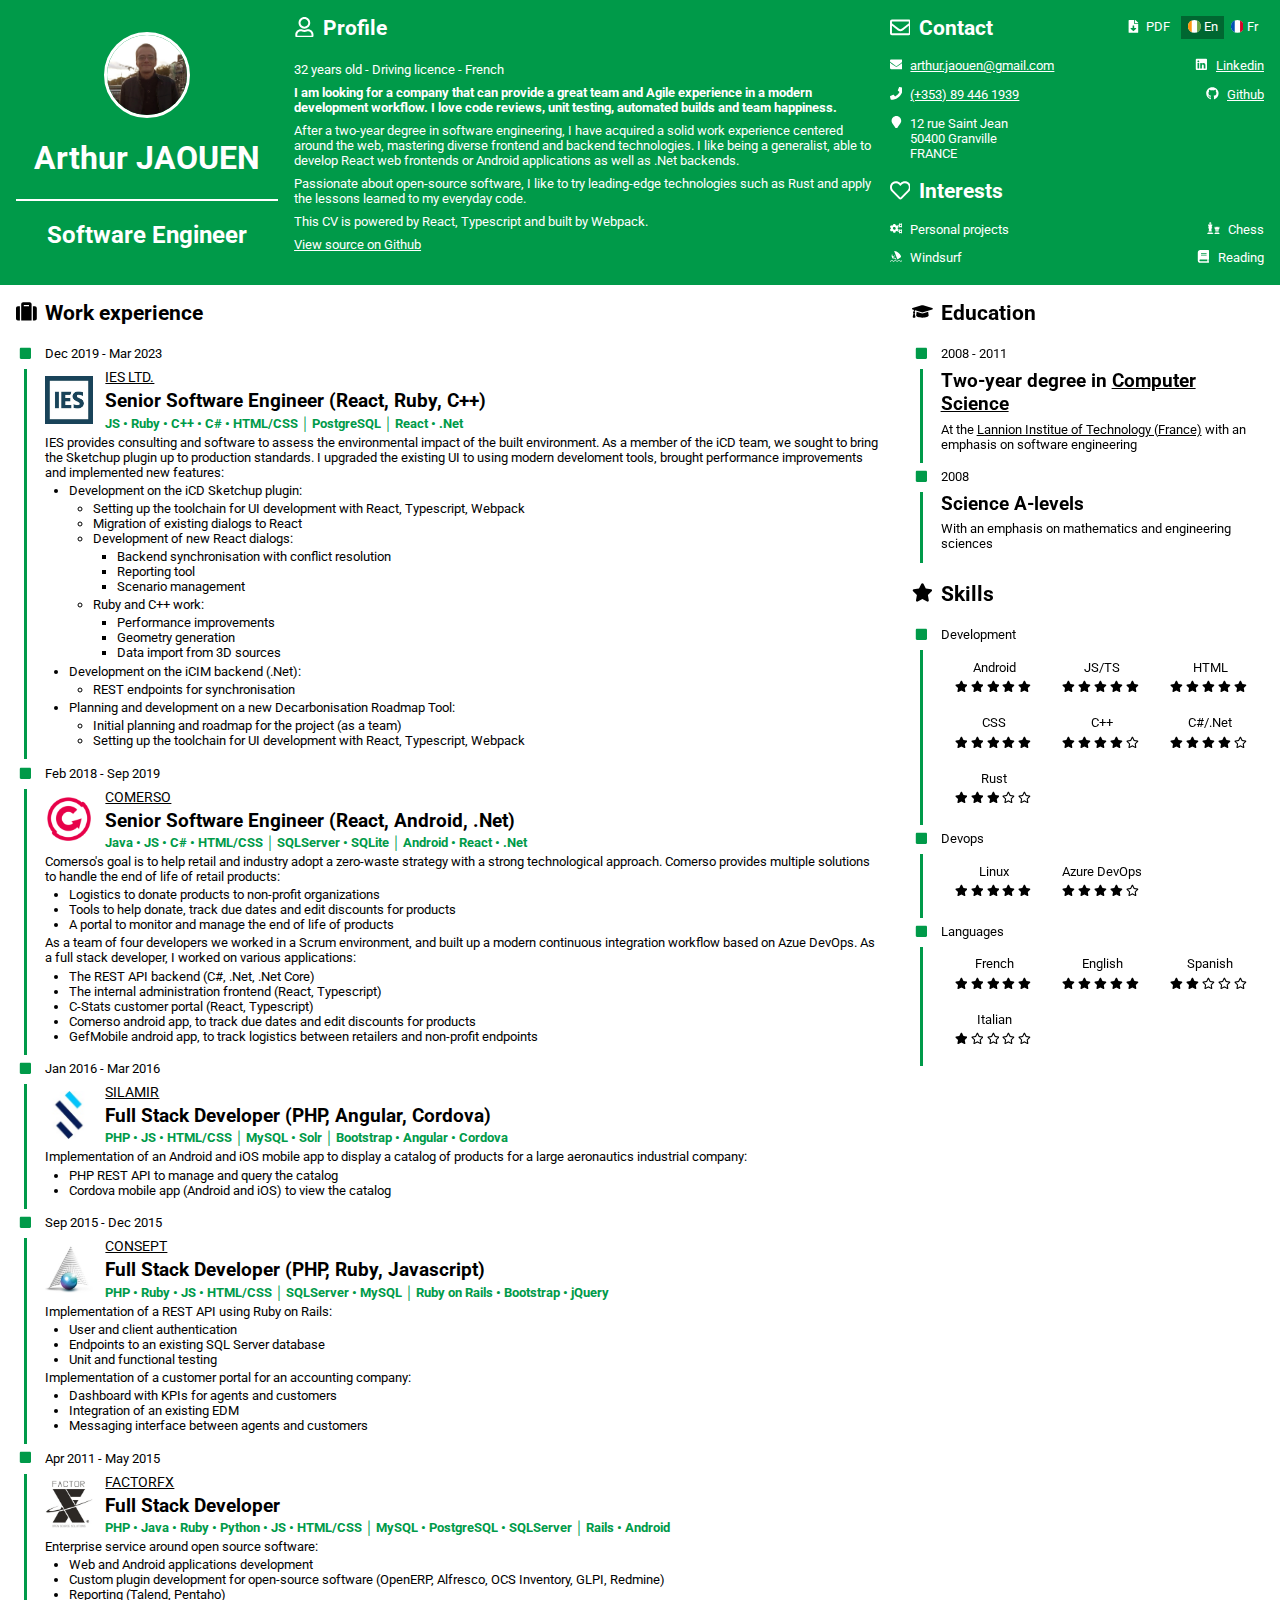
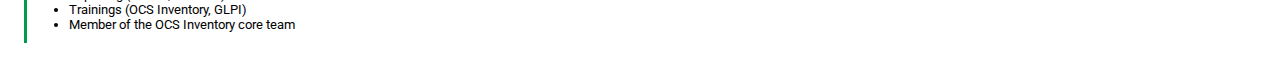
<file: index.html>
<!doctype html><html lang="fr"><head><meta charset="utf-8"/><meta name="viewport" content="width=device-width,initial-scale=1"/><meta name="theme-color" content="#000000"/><link rel="preconnect" href="https://fonts.googleapis.com"/><link rel="preconnect" href="https://fonts.gstatic.com" crossorigin/><link href="https://fonts.googleapis.com/css2?family=Roboto:wght@400;700&display=block" rel="stylesheet"/><title>CV Arthur JAOUEN</title><script defer="defer" src="./js/main.80d7e59b27c5b7e062ac.js"></script><link href="./css/main.2617e74b742be23fcbcc.css" rel="stylesheet"></head><body><noscript>You need to enable JavaScript to run this app.</noscript><div id="root"><div class="layout-container"><header></header><main></main><aside></aside></div></div></body></html>
</file>
<file: css/main.2617e74b742be23fcbcc.css>
.icon{margin-right:.2rem;display:inline-block;vertical-align:middle}
.language-picker{position:absolute;right:1rem}.language-picker .language-picker-link{display:inline-block;text-decoration:none;color:#fff;padding:.2rem .4rem;font-size:.8rem}.language-picker .language-picker-link.language-picker-link-selected,.language-picker .language-picker-link:hover{background-color:#006731}
.portrait{text-align:center;margin-bottom:1rem}.portrait .portrait-image{display:block;margin:1rem auto 0 auto;border:.2rem solid #fff;border-radius:50%;background-color:#fff}@media screen and (min-width: 1341px){.portrait .portrait-image{width:6rem;height:6rem}}@media screen and (max-width: 1340px){.portrait .portrait-image{width:5rem;height:5rem}}@media screen and (max-width: 720px){.portrait .portrait-image{width:10rem;height:10rem}}@media print{.portrait .portrait-image{width:5rem;height:5rem}}
.item{display:flex;flex-direction:row;margin-top:.8rem;margin-bottom:.8rem}.item>.icon{flex:0 0;justify-items:flex-start;margin-right:.5rem}
.panels{display:flex;flex-direction:row;justify-content:space-between;width:100%}.panels p:first-child{margin-top:0}.panels p:last-child{margin-bottom:0}.panels p{font-size:.8rem}.panels>.panels-right>.item{justify-content:end}
section{display:flex;flex-direction:column}section .section-title{font-size:1.3rem;margin:0;margin-bottom:1rem}section>p{font-size:.8rem;margin:.25rem 0}
.subsection{margin:0;margin-bottom:.2rem;-webkit-column-break-inside:avoid;break-inside:avoid;font-size:.8rem}.subsection .subsection-title{margin:.2rem 0 .4rem 0}.subsection .subsection-title .icon{margin-left:.2rem;margin-right:.8rem}.subsection .subsection-content{margin-left:.5rem;border-left:.2rem solid #009a49;padding-left:1.1rem;padding-bottom:.5rem}
.degree-title{margin-top:.4rem;margin-bottom:.4rem}
.job-logo{float:left;margin-right:.8rem}.job-logo img{width:3rem;height:3rem;padding:.4rem 0}.job-company{color:#000;margin-top:.4rem}.job-tools{color:#009a49;font-weight:bold;margin:.2rem 0 .25rem 0}
.skill{font-size:.8rem;text-align:center;margin:.3rem 0}.skill>p{margin:.3rem 0}.skill-list .subsection-content{display:flex;flex-wrap:wrap}.skill-list .subsection-content .skill{min-width:6rem}@supports(display: grid){.skill-list .subsection-content{display:grid;grid-template-columns:repeat(auto-fill, minmax(6rem, 1fr))}}
.layout-container{display:grid;min-height:100vh}.layout-container main,.layout-container .sticky{display:flex;flex-direction:column;padding:.5rem 1rem;box-sizing:border-box}.layout-container main>*,.layout-container .sticky>*{margin:.5rem 0}.layout-container header{grid-area:header;color:#fff;background-color:#009a49}.layout-container header a{color:#fff}.layout-container header hr{color:#fff;border-style:solid}.layout-container header .sticky{display:grid}.layout-container header .sticky .portrait{grid-area:portrait}.layout-container header .sticky .profile{grid-area:profile}.layout-container header .sticky .contact{grid-area:contact}.layout-container header .sticky .interests{grid-area:interests}.layout-container header .sticky .pdf-download{position:absolute;left:1rem}.layout-container header .sticky .pdf-download a{display:inline-block;text-decoration:none;color:#fff;padding:.2rem .4rem;font-size:.8rem}.layout-container header .sticky .pdf-download a:hover{background-color:#00cd61}.layout-container main{grid-area:main}.layout-container aside{grid-area:aside}@media screen and (max-width: 720px){.layout-container{grid-template-areas:"header" "main" "aside";grid-template-columns:1fr}.layout-container header .sticky{grid-template-areas:"portrait portrait portrait" "contact . interests" "profile profile profile";grid-template-columns:16rem 1fr 14rem}.layout-container aside .sticky{padding-top:0}.layout-container aside .sticky>:first-child{margin-top:0}.layout-container header{-ms-grid-row:1;-ms-grid-column:1}.layout-container header .sticky .portrait{-ms-grid-row:1;-ms-grid-column:1;-ms-grid-column-span:3}.layout-container header .sticky .profile{-ms-grid-row:3;-ms-grid-column:1;-ms-grid-column-span:3}.layout-container header .sticky .contact{-ms-grid-row:2;-ms-grid-column:1}.layout-container header .sticky .interests{-ms-grid-row:2;-ms-grid-column:3}.layout-container main{-ms-grid-row:2;-ms-grid-column:1}.layout-container aside{-ms-grid-row:3;-ms-grid-column:1}}@media screen and (max-width: 720px)and (max-width: 480px){.layout-container header .sticky{grid-template-areas:"portrait" "contact" "profile" "interests";grid-template-columns:1fr}.layout-container header .sticky .portrait{-ms-grid-row:1;-ms-grid-column:1;-ms-grid-column-span:1}.layout-container header .sticky .profile{-ms-grid-row:3;-ms-grid-column:1;-ms-grid-column-span:1}.layout-container header .sticky .contact{-ms-grid-row:2;-ms-grid-column:1}.layout-container header .sticky .interests{-ms-grid-row:4;-ms-grid-column:1}}@media screen and (min-width: 721px)and (max-width: 1340px){.layout-container{grid-template-areas:"header header" "main aside";grid-template-columns:1fr 30%}.layout-container header .sticky{grid-template-areas:"portrait profile contact" "portrait profile interests";grid-template-columns:21% 1fr 30%;grid-column-gap:1rem}.layout-container header .sticky .pdf-download{left:auto;right:6.5rem}.layout-container aside .sticky{display:flex;flex-direction:column;position:relative}@supports((position: -webkit-sticky) or (position: sticky)){.layout-container aside{display:flex;align-items:flex-end}.layout-container aside .sticky{min-height:100vh;bottom:0;position:-webkit-sticky;position:sticky}}.layout-container header{-ms-grid-row:1;-ms-grid-column:1;-ms-grid-column-span:2}.layout-container header .sticky .portrait{-ms-grid-row:1;-ms-grid-row-span:2;-ms-grid-column:1;-ms-grid-column-span:1}.layout-container header .sticky .profile{-ms-grid-row:1;-ms-grid-row-span:2;-ms-grid-column:3;-ms-grid-column-span:1}.layout-container header .sticky .contact{-ms-grid-row:1;-ms-grid-column:5}.layout-container header .sticky .interests{-ms-grid-row:2;-ms-grid-column:5}.layout-container main{-ms-grid-row:2;-ms-grid-column:1}.layout-container aside{-ms-grid-row:2;-ms-grid-column:2}}@media screen and (min-width: 1341px){.layout-container{grid-template-areas:"header main aside";grid-template-columns:22% 1fr 25%}.layout-container header .sticky,.layout-container aside .sticky{display:flex;flex-direction:column;position:relative}@supports((position: -webkit-sticky) or (position: sticky)){.layout-container header,.layout-container aside{display:flex;align-items:flex-end}.layout-container header .sticky,.layout-container aside .sticky{min-height:100vh;bottom:0;position:-webkit-sticky;position:sticky}}.layout-container header{-ms-grid-row:1;-ms-grid-column:1;-ms-grid-column-span:1}.layout-container main{-ms-grid-row:1;-ms-grid-column:2}.layout-container aside{-ms-grid-row:1;-ms-grid-column:3}}@media print{.layout-container{grid-template-areas:"header main" "aside main";grid-template-columns:35% 1fr}.layout-container header{height:99.9vh}.layout-container header .contact .panels{flex-direction:column}.layout-container header .contact .panels>.panels-right>.item{justify-content:initial}.layout-container header .contact .panels p:last-child{margin-bottom:.8rem}.layout-container header .sticky{grid-template-areas:"portrait" "contact" "profile" "interests"}.layout-container header{-ms-grid-row:1;-ms-grid-column:1;-ms-grid-column-span:1}.layout-container header .sticky .portrait{-ms-grid-row:1;-ms-grid-row-span:1;-ms-grid-column:1;-ms-grid-column-span:1}.layout-container header .sticky .profile{-ms-grid-row:3;-ms-grid-row-span:1;-ms-grid-column:1;-ms-grid-column-span:1}.layout-container header .sticky .contact{-ms-grid-row:2;-ms-grid-column:1}.layout-container header .sticky .interests{-ms-grid-row:4;-ms-grid-column:1}.layout-container main{-ms-grid-row:1;-ms-grid-row-span:2;-ms-grid-column:2}.layout-container aside{-ms-grid-row:2;-ms-grid-column:1}}
html{font-size:16px}body{margin:0;font-family:"Roboto",Arial,sans-serif}a{color:#000}ul{padding-left:1.5rem;margin-top:.2rem;margin-bottom:.2rem}p{margin-top:.2rem;margin-bottom:.2rem}h4{font-size:1.2rem;margin-top:.2rem;margin-bottom:.2rem}h5{font-size:.9rem;font-weight:normal;text-transform:uppercase;margin-top:.2rem;margin-bottom:.2rem}@media screen{.noscreen{display:none}}@media print{*{text-rendering:geometricprecision !important}html{font-size:14px}a{text-decoration:none !important}.noprint{display:none}}@page{size:A4;margin:3rem 2.5rem}

/*# sourceMappingURL=main.2617e74b742be23fcbcc.css.map*/
</file>
